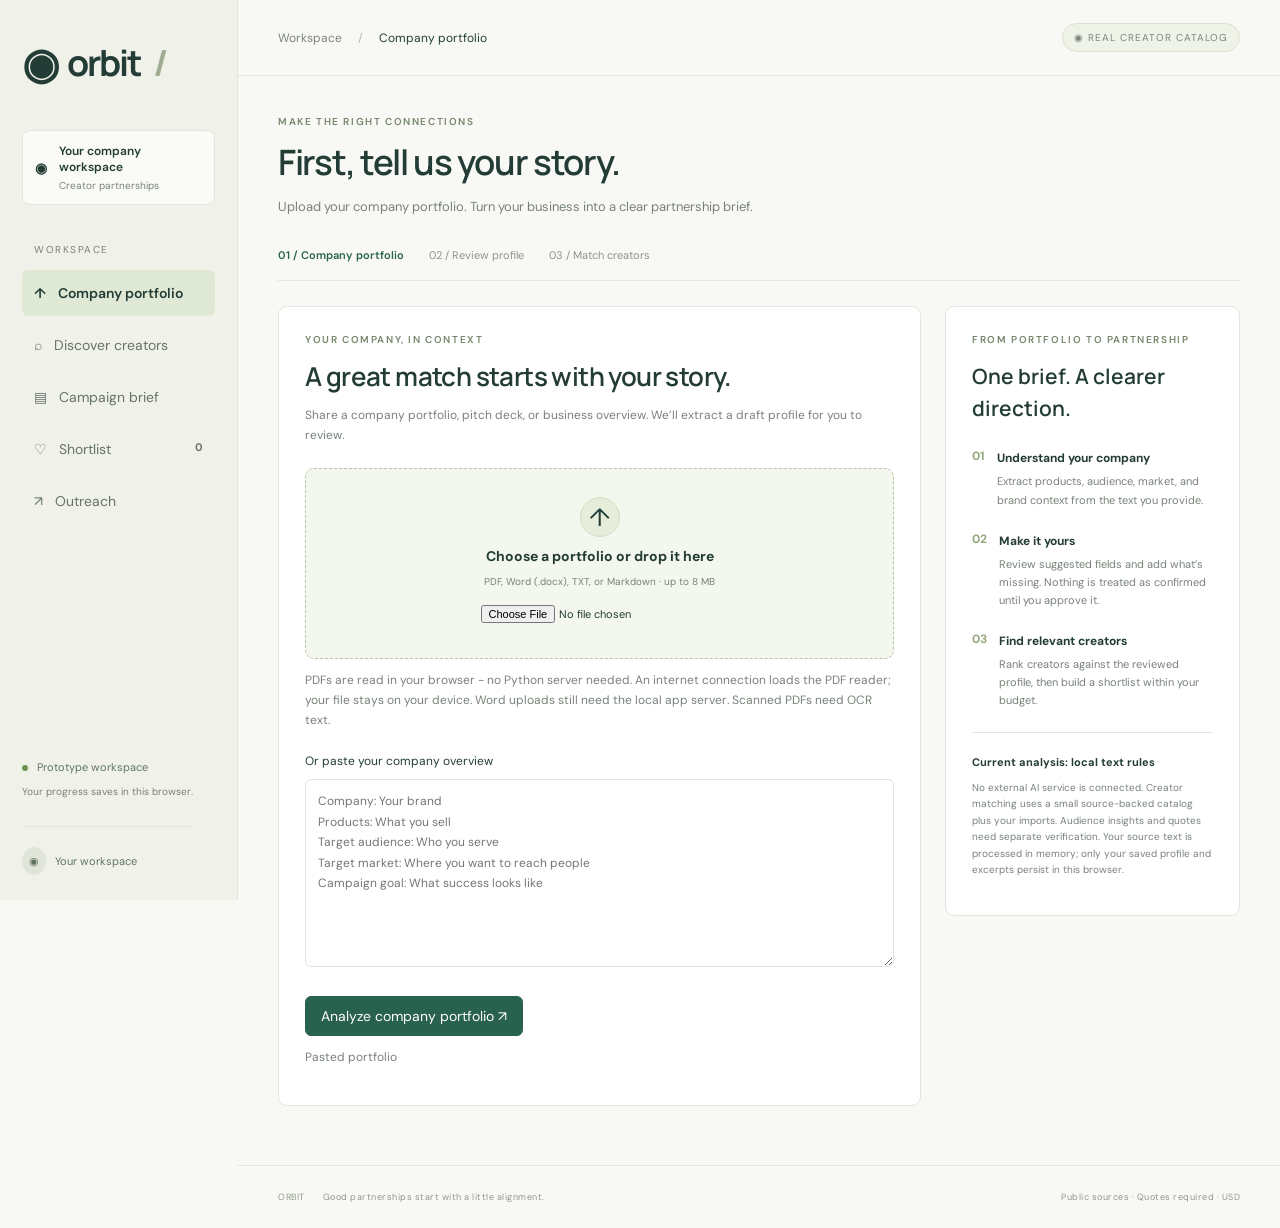
<file: index.html>
<!doctype html><html lang="en"><head><meta charset="utf-8"><meta name="viewport" content="width=device-width,initial-scale=1"><title>Orbit — Creator partnerships, aligned.</title><link rel="stylesheet" href="style.css"></head><body><aside><a class="logo" href="#discover"><span>◉</span> orbit<span class="tiny">/</span></a><div class="workspace">◉ <span>Your company workspace<small>Creator partnerships</small></span></div><div class="navlabel">WORKSPACE</div><nav><button data-tab="company">↑ <span>Company portfolio</span></button><button data-tab="discover">⌕ <span>Discover creators</span></button><button data-tab="brief">▤ <span>Campaign brief</span></button><button data-tab="shortlist">♡ <span>Shortlist</span><b id="count">0</b></button><button data-tab="outreach">↗ <span>Outreach</span></button></nav><div class="asidebottom"><div class="green-dot"></div> Prototype workspace<p>Your progress saves in this browser.</p><div class="user"><span>◉</span> Your workspace</div></div></aside><main><header><span>Workspace <i>/</i> <span id="breadcrumb">Discover creators</span></span><span class="demo">◉ REAL CREATOR CATALOG</span></header><div class="content"><section class="heading"><div><div class="eyebrow">MAKE THE RIGHT CONNECTIONS</div><h1 id="title">Find your brand’s people.</h1><p id="subtitle">Creators who share your audience, your values, and your ambition.</p></div><button class="primary" id="briefbutton">＋ Edit campaign brief</button></section><div id="view"></div></div><footer>ORBIT <span>Good partnerships start with a little alignment.</span><span>Public sources · Quotes required · USD</span></footer></main><dialog id="modal"><button class="close" aria-label="Close">×</button><div id="modalbody"></div></dialog><div id="toast" role="status"></div><script src="creator-data.js"></script><script src="pdf-reader.js"></script><script src="engine.js"></script><script src="app.js"></script></body></html>
</file>
<file: style.css>
@import url('https://fonts.googleapis.com/css2?family=DM+Sans:wght@400;500;600;700&family=Manrope:wght@400;500;600;700;800&display=swap');
:root{--ink:#233d36;--green:#28614d;--lime:#d5ee9c;--line:#e2e6de;--muted:#788278}*{box-sizing:border-box}body{margin:0;background:#f8f9f5;color:var(--ink);font:14px 'DM Sans',sans-serif}button,input,select,textarea{font:inherit}button{cursor:pointer}aside{position:fixed;width:238px;inset:0 auto 0 0;background:#f0f2ea;border-right:1px solid var(--line);padding:33px 22px}.logo{text-decoration:none;font:bold 36px Manrope,sans-serif;color:var(--ink);letter-spacing:-2px;display:flex;gap:9px;align-items:center}.logo>span:first-child{font-size:43px}.tiny{color:#a0ad92;margin-left:3px}.workspace{display:flex;gap:12px;align-items:center;margin:38px 0;background:#fafbf7;border:1px solid var(--line);border-radius:8px;padding:12px;font-weight:600}.workspace>span{font-size:12px}.workspace small{display:block;color:var(--muted);font-size:10px;margin-top:4px;font-weight:400}.navlabel{font-size:10px;letter-spacing:1.5px;color:var(--muted);margin:0 12px 14px}nav button{display:flex;width:100%;border:0;background:none;color:#66736b;padding:14px 12px;text-align:left;gap:12px;border-radius:6px;margin-bottom:6px}nav button.active{background:#e0e9d6;color:var(--ink);font-weight:600}nav b{margin-left:auto;font-size:11px}.asidebottom{position:absolute;bottom:25px;font-size:11px;color:#617463}.green-dot{width:6px;height:6px;background:#6c9455;display:inline-block;margin-right:6px;border-radius:50%}.asidebottom p{font-size:10px;color:var(--muted)}.user{border-top:1px solid var(--line);margin-top:26px;padding-top:20px}.user span{display:inline-block;padding:7px;background:#e0e5d9;border-radius:50%;margin-right:6px}main{margin-left:238px}header{height:76px;border-bottom:1px solid var(--line);padding:0 40px;display:flex;align-items:center;justify-content:space-between;font-size:12px;color:#7a847a}header i{margin:0 13px;font-style:normal;color:#b1b9ad}#breadcrumb{color:var(--ink)}.demo{font-size:10px;letter-spacing:1px;border:1px solid #dce1cf;background:#eff3e7;padding:7px 11px;border-radius:20px}.content{max-width:1450px;margin:auto;padding:39px 40px}.heading{display:flex;justify-content:space-between;align-items:center;margin-bottom:31px}.eyebrow{font-size:10px;letter-spacing:1.6px;color:#76866b;font-weight:600}h1{font:600 35px Manrope,sans-serif;letter-spacing:-1.3px;margin:10px 0}p{color:var(--muted);line-height:1.65}h1+p{margin:0;font-size:13px}button{border:1px solid var(--line);background:white;border-radius:6px;padding:10px 15px;color:var(--ink)}button:hover{filter:brightness(.96)}.primary{background:var(--green);color:white;border-color:var(--green)}.briefstrip{display:flex;align-items:center;gap:20px;border:1px solid #dfe5d5;border-radius:9px;background:#edf2e3;padding:21px 24px;margin-bottom:27px}.brandicon{background:#d9e4c6;padding:13px;border-radius:8px;font-size:23px}.briefstrip h3{font-size:14px;margin:0 0 6px}.briefstrip p{margin:0;font-size:11px}.briefstrip .budget{margin-left:auto;border-left:1px solid #d6deca;padding-left:26px}.budget small{display:block;font-size:10px;color:var(--muted);margin-bottom:6px}.budget strong{font:600 22px Manrope}.tag{font-size:10px;display:inline-block;padding:5px 8px;border-radius:4px;background:#eff1ea;color:#687766;margin-right:4px}.stats{display:grid;grid-template-columns:repeat(3,1fr);gap:16px;margin-bottom:28px}.stat{padding:19px 23px;background:white;border:1px solid var(--line);border-radius:8px}.stat small{color:var(--muted);font-size:11px}.stat strong{display:block;font:600 27px Manrope;margin-top:8px}.stat span{font-size:10px;color:#80916f;margin-left:10px}.sectionhead{display:flex;align-items:center;justify-content:space-between;margin-bottom:18px}.sectionhead h2{font:600 19px Manrope;margin:0}.sectionhead p{margin:4px 0 0;font-size:11px}.controls{display:flex;gap:10px;flex-wrap:wrap;margin-bottom:22px}input,select,textarea{border:1px solid var(--line);border-radius:6px;padding:11px 12px;background:white;color:var(--ink);outline-color:#6b9464}input[type=search]{flex:1;min-width:180px}.cards{display:grid;grid-template-columns:repeat(3,minmax(0,1fr));gap:18px}.card{background:white;border:1px solid var(--line);border-radius:10px;overflow:hidden}.cover{height:128px;position:relative;overflow:hidden;background:var(--cover)}.cover:before,.cover:after{content:'';position:absolute;border:1px solid #ffffff55;width:200px;height:200px;border-radius:50%;left:15%;top:20%;transform:rotate(-30deg)}.cover:after{left:45%;top:-100%;width:250px;height:250px}.coverword{font:500 29px Georgia,serif;position:absolute;bottom:21px;left:22px;color:#fff9;font-style:italic;letter-spacing:-1px}.match{position:absolute;right:12px;top:12px;background:#f5f9ef;padding:6px 9px;border-radius:5px;font-size:10px;font-weight:600}.cardbody{padding:19px}.identity{display:flex;align-items:center;gap:10px;margin-bottom:15px}.avatar{background:var(--cover);color:white;width:40px;height:40px;border-radius:50%;display:grid;place-items:center;font-weight:600}.identity h3{font-size:14px;margin:0 0 4px}.identity small{color:var(--muted);font-size:10px}.platform{margin-left:auto;font-size:10px;border:1px solid var(--line);padding:5px;border-radius:4px}.metrics{display:flex;justify-content:space-between;padding:17px 0;margin-top:8px;border-bottom:1px solid #edf0e8}.metrics strong{display:block;font-size:14px;font-weight:600}.metrics small{font-size:9px;color:var(--muted)}.reason{font-size:11px;min-height:37px;line-height:1.6;color:#7d8678;margin:13px 0}.cardfoot{display:flex;justify-content:space-between;align-items:center}.cardfoot strong{font-size:13px}.cardfoot small{font-size:9px;color:var(--muted);font-weight:400}.cardfoot button{font-size:11px;padding:8px 10px}.saved{background:#eaf0df}.notice{font-size:11px;color:#829076;margin-top:20px}.panel{background:white;border:1px solid var(--line);padding:26px;border-radius:9px}.formgrid{display:grid;grid-template-columns:1fr 1fr;gap:20px}.formgrid label{font-size:12px;font-weight:500}.formgrid input,.formgrid select,.formgrid textarea{display:block;width:100%;margin-top:8px}.full{grid-column:1/-1}.formactions{display:flex;gap:10px;align-items:center;margin-top:25px}.empty{text-align:center;padding:70px 20px}.empty h2{font:500 24px Manrope}.planbar{height:10px;background:#eef1e8;border-radius:5px;overflow:hidden;margin:15px 0}.planbar div{height:100%;background:#9cba70}.split{display:grid;grid-template-columns:1fr 310px;gap:22px}.rows{display:flex;flex-direction:column;gap:12px}.row{display:flex;align-items:center;gap:12px;border:1px solid var(--line);background:white;border-radius:8px;padding:18px}.row h3{font-size:13px;margin:0 0 5px}.row p{font-size:10px;margin:0}.row .price{margin-left:auto}.row button{font-size:10px}.summary h3{margin-top:0}.summary dl{display:grid;grid-template-columns:1fr auto;line-height:2.8;font-size:12px}.summary dd{margin:0}.summary button{width:100%}.over{color:#ac503e}dialog{border:1px solid var(--line);border-radius:12px;padding:30px;max-width:600px;width:90%;color:var(--ink)}dialog::backdrop{background:#1e342d70}.close{float:right;padding:2px 8px;font-size:23px;border:0}dialog textarea{width:100%;min-height:220px;margin:10px 0}dialog h2{font:600 24px Manrope}footer{padding:25px 40px;border-top:1px solid var(--line);display:flex;gap:18px;font-size:9px;color:#8d9787;margin-top:20px;letter-spacing:.5px}footer span:last-child{margin-left:auto}#toast{position:fixed;bottom:25px;left:50%;background:var(--ink);color:white;border-radius:8px;padding:12px 22px;display:none;z-index:10}.status{font-size:10px;padding:6px;background:#edf2e4;border-radius:5px}.row select{font-size:11px;max-width:140px}.subtle{font-size:11px;color:var(--muted)}@media(min-width:1500px){.cover{height:170px}}@media(max-width:1100px){aside{width:200px;padding:25px 14px}main{margin-left:200px}.content{padding:30px 24px}.cards{grid-template-columns:repeat(2,minmax(0,1fr))}.heading{align-items:flex-start;gap:15px}h1{font-size:29px}.split{grid-template-columns:1fr}.heading .primary{font-size:11px}}@media(max-width:720px){aside{position:static;width:100%;padding:12px 16px;display:flex;align-items:center;justify-content:space-between}.logo{font-size:25px}.logo>span:first-child{font-size:30px}.workspace,.asidebottom,.navlabel{display:none}nav{display:flex}nav button{padding:10px;font-size:15px;margin:0}nav button span,nav b{display:none}main{margin:0}header{height:50px;padding:0 20px}.content{padding:26px 18px}.heading{display:block}.heading .primary{margin-top:16px}.briefstrip{padding:15px;gap:10px}.brandicon{display:none}.briefstrip .budget{padding-left:12px}.stats{gap:8px}.stat{padding:13px}.stat strong{font-size:22px}.stat span{display:block;margin:4px 0 0}.cards{grid-template-columns:1fr}.cover{height:155px}.formgrid{grid-template-columns:1fr}.full{grid-column:auto}.row{flex-wrap:wrap}.row .price{margin-left:auto}footer{padding:20px;flex-wrap:wrap}footer span:last-child{margin-left:0}.sectionhead{gap:12px}.sectionhead button{font-size:10px}.controls select{flex:1}}
.steps{display:flex;gap:25px;font-size:11px;color:#8b9584;margin-bottom:25px;border-bottom:1px solid var(--line);padding-bottom:18px}.steps .current{color:var(--green);font-weight:600}.upload-layout{display:grid;grid-template-columns:minmax(0,1fr) 295px;gap:24px;align-items:start}.upload-panel h2,.review-panel h2{font:600 26px Manrope;letter-spacing:-.6px;margin:12px 0}.upload-panel>p{font-size:12px}.dropzone{display:flex;flex-direction:column;align-items:center;justify-content:center;padding:28px 15px;background:#f4f7ed;border:1.5px dashed #b6c5a3;border-radius:9px;cursor:pointer;gap:10px;text-align:center;margin-top:22px}.dropzone.dragging{background:#e5efce;border-color:var(--green)}.dropzone:focus-within{outline:2px solid var(--green);outline-offset:3px}.dropzone small{font-size:10px;color:var(--muted)}.dropzone input{max-width:100%;font-size:11px;padding:7px;border:0;background:transparent}.upload-symbol{display:grid;place-items:center;border:1px solid #d3dfc3;border-radius:50%;width:40px;height:40px;font-size:25px;background:#e6eedb}.paste-label{font-size:12px;display:block;margin:23px 0 10px}#portfolio-text{width:100%;resize:vertical;font-size:12px;line-height:1.7}.upload-explainer h3{font:600 21px Manrope;line-height:1.5;margin:15px 0 24px}.explainer-step{display:flex;gap:12px;margin-bottom:22px}.explainer-step b{color:#94a77c;font-size:12px}.explainer-step strong{font-size:12px}.explainer-step p{font-size:11px;margin:6px 0 0}.data-note{border-top:1px solid var(--line);padding-top:19px}.data-note strong{font-size:11px}.data-note p{font-size:10px}.upload-error{color:#a04132;font-size:12px}.review-panel{margin-top:24px}.field-evidence{display:block;font-size:10px;color:#7c8971;line-height:1.6;font-weight:400;margin-top:7px;overflow-wrap:anywhere}.formgrid textarea{resize:vertical}button:disabled{opacity:.6;cursor:wait}@media(max-width:1100px){.upload-layout{grid-template-columns:1fr}.upload-explainer{display:none}}@media(max-width:720px){.steps{gap:12px;font-size:9px}.upload-panel{padding:20px}.upload-panel h2{font-size:23px}}
.real-tools{margin-bottom:20px;padding:20px}.real-tools h3{margin:0 0 8px;font-size:15px}.real-tools p{font-size:11px;margin:0 0 14px}.real-tools .controls{margin:0;align-items:center}.import-button,.search-link{display:inline-block;background:#fff;border:1px solid var(--line);border-radius:6px;padding:10px 12px;font-size:11px;color:var(--ink);cursor:pointer;text-decoration:none}.import-button input{max-width:180px;border:0;padding:4px 0;display:block;font-size:10px}.real-tools button{font-size:11px}.cardbody a,.summary a{color:var(--green)}.cardbody h3{overflow-wrap:anywhere}#creator-record-form .formgrid{gap:15px}#creator-record-form label{font-size:11px}
</file>
